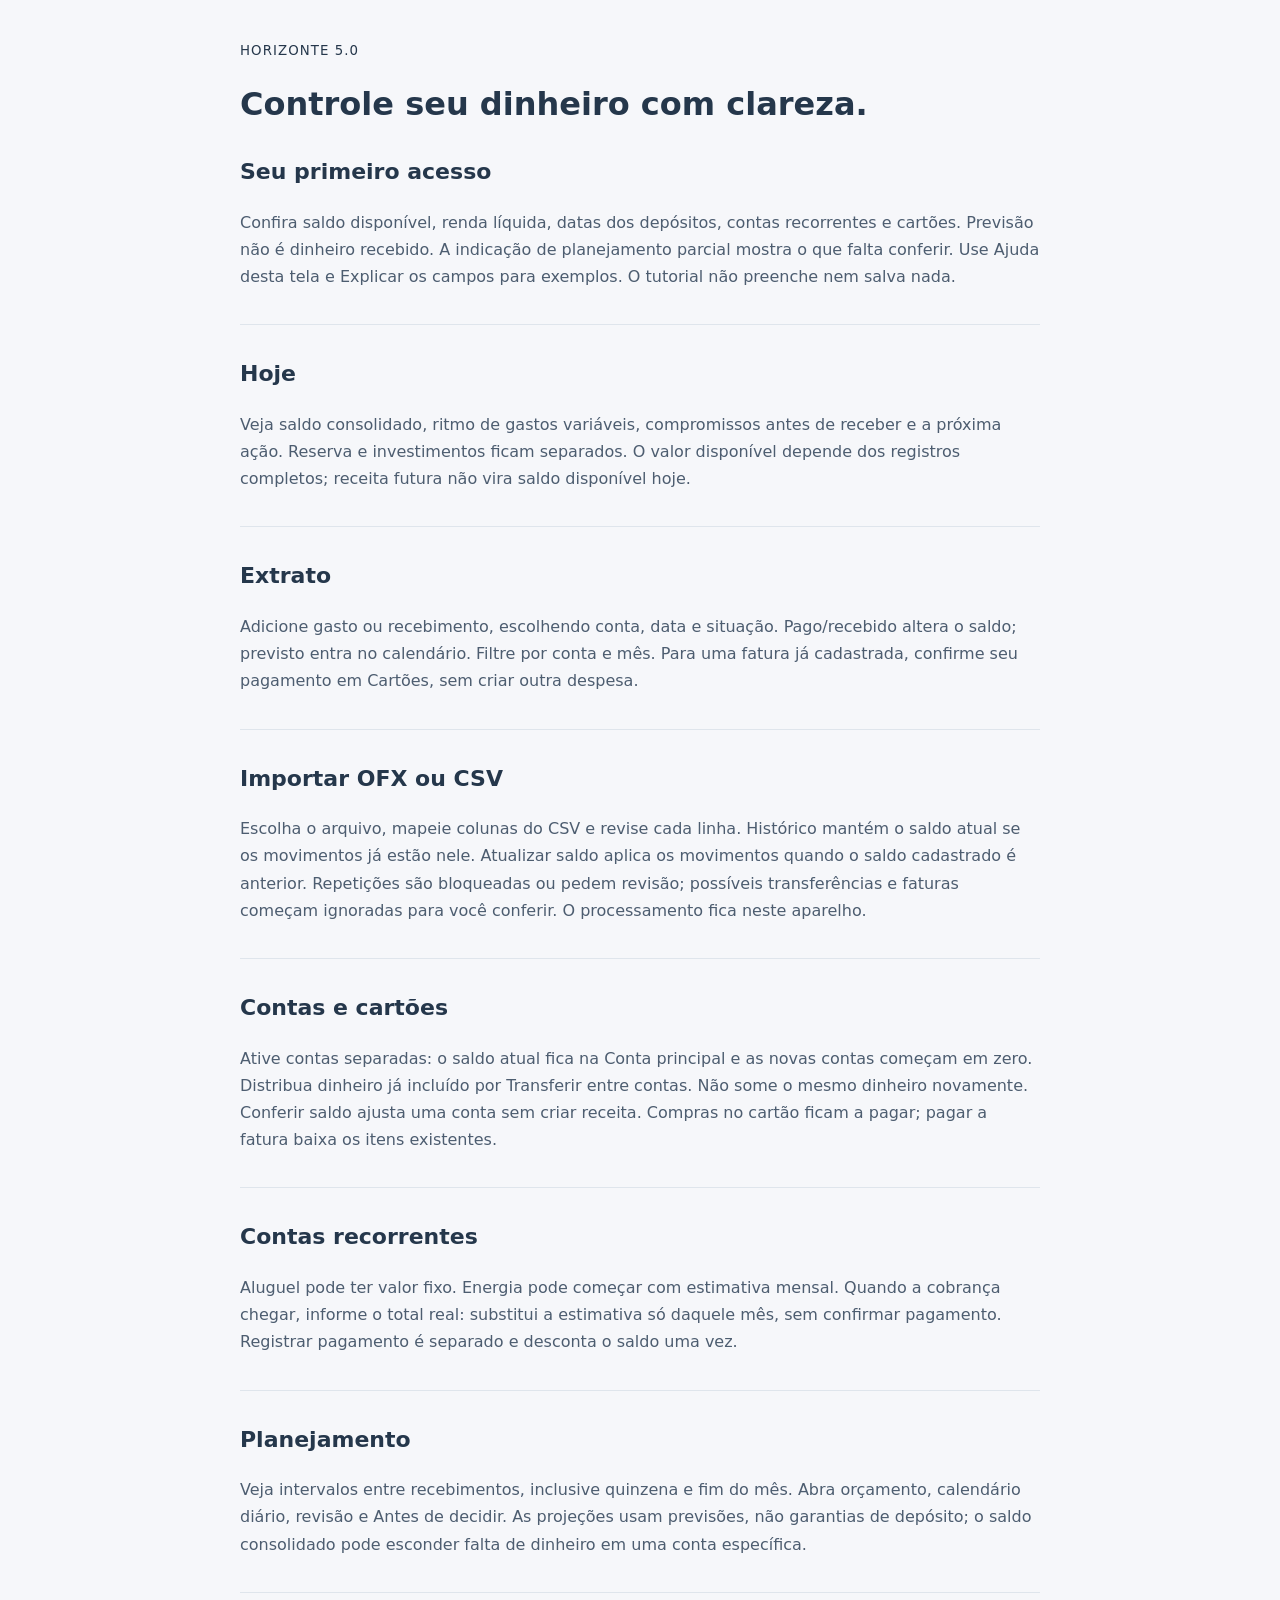
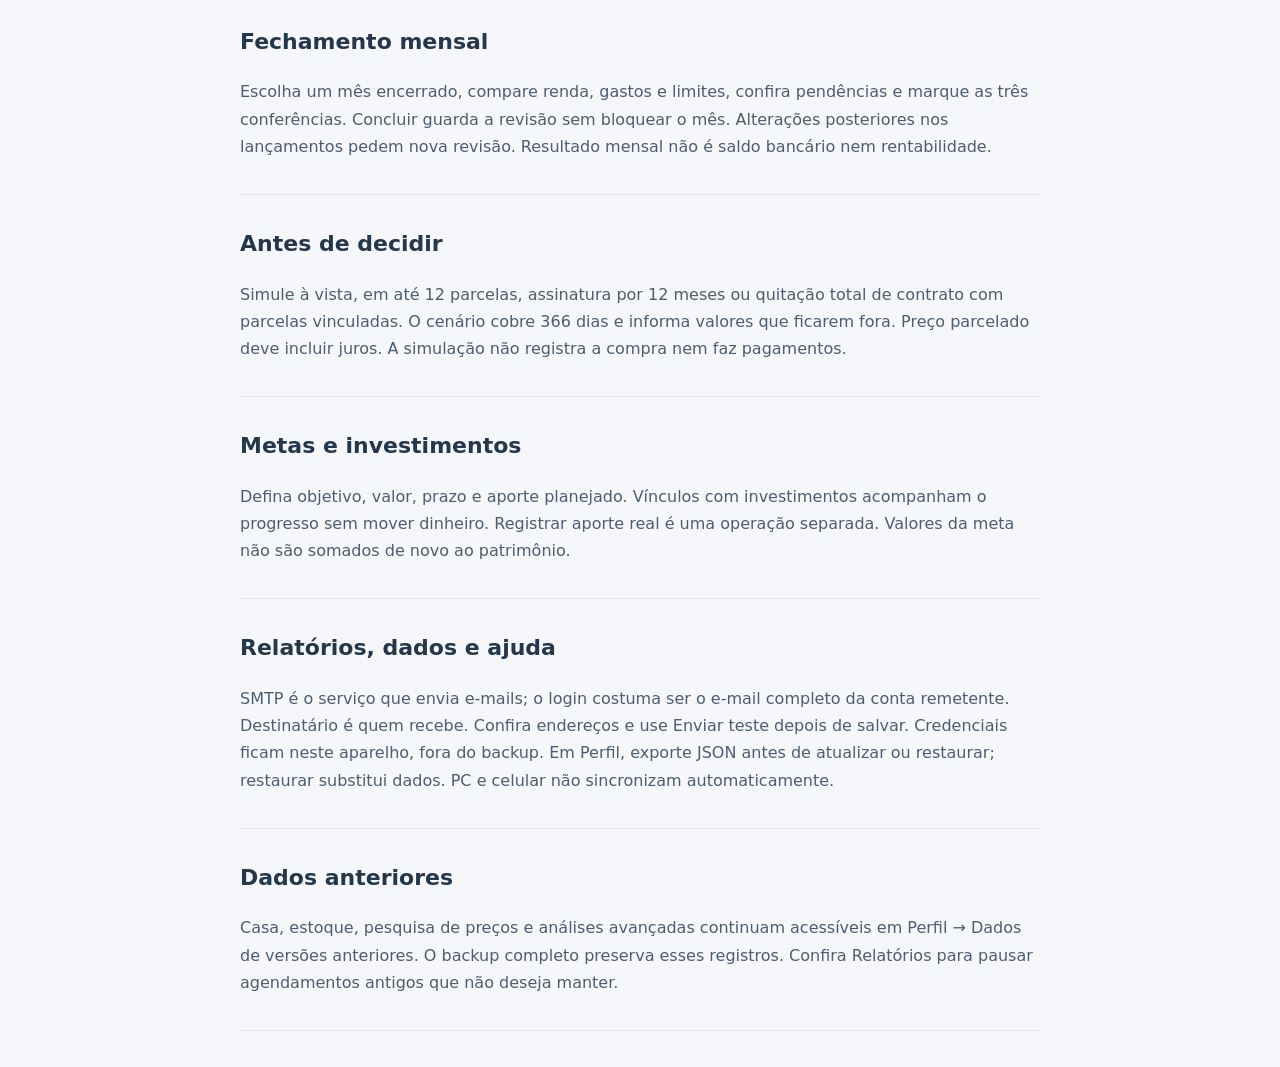
<file: projetos/horizonte/static/guide.html>
<!doctype html><html lang="pt-BR"><meta charset="utf-8"><meta name="viewport" content="width=device-width,initial-scale=1"><title>Como usar · Horizonte 5.0</title><style>body{font:16px/1.7 system-ui,sans-serif;color:#25374b;background:#f6f7fa;margin:0}main{max-width:800px;margin:auto;padding:36px 22px}h1{line-height:1.2}h2{font-size:22px;margin-top:30px}section{border-bottom:1px solid #dfe5ec;padding-bottom:18px}p{color:#4d5d70}small{letter-spacing:.08em}@media print{body{background:white}main{padding:0}}</style><main><small>HORIZONTE 5.0</small><h1>Controle seu dinheiro com clareza.</h1><section><h2>Seu primeiro acesso</h2><p>Confira saldo disponível, renda líquida, datas dos depósitos, contas recorrentes e cartões. Previsão não é dinheiro recebido. A indicação de planejamento parcial mostra o que falta conferir. Use Ajuda desta tela e Explicar os campos para exemplos. O tutorial não preenche nem salva nada.</p></section><section><h2>Hoje</h2><p>Veja saldo consolidado, ritmo de gastos variáveis, compromissos antes de receber e a próxima ação. Reserva e investimentos ficam separados. O valor disponível depende dos registros completos; receita futura não vira saldo disponível hoje.</p></section><section><h2>Extrato</h2><p>Adicione gasto ou recebimento, escolhendo conta, data e situação. Pago/recebido altera o saldo; previsto entra no calendário. Filtre por conta e mês. Para uma fatura já cadastrada, confirme seu pagamento em Cartões, sem criar outra despesa.</p></section><section><h2>Importar OFX ou CSV</h2><p>Escolha o arquivo, mapeie colunas do CSV e revise cada linha. Histórico mantém o saldo atual se os movimentos já estão nele. Atualizar saldo aplica os movimentos quando o saldo cadastrado é anterior. Repetições são bloqueadas ou pedem revisão; possíveis transferências e faturas começam ignoradas para você conferir. O processamento fica neste aparelho.</p></section><section><h2>Contas e cartões</h2><p>Ative contas separadas: o saldo atual fica na Conta principal e as novas contas começam em zero. Distribua dinheiro já incluído por Transferir entre contas. Não some o mesmo dinheiro novamente. Conferir saldo ajusta uma conta sem criar receita. Compras no cartão ficam a pagar; pagar a fatura baixa os itens existentes.</p></section><section><h2>Contas recorrentes</h2><p>Aluguel pode ter valor fixo. Energia pode começar com estimativa mensal. Quando a cobrança chegar, informe o total real: substitui a estimativa só daquele mês, sem confirmar pagamento. Registrar pagamento é separado e desconta o saldo uma vez.</p></section><section><h2>Planejamento</h2><p>Veja intervalos entre recebimentos, inclusive quinzena e fim do mês. Abra orçamento, calendário diário, revisão e Antes de decidir. As projeções usam previsões, não garantias de depósito; o saldo consolidado pode esconder falta de dinheiro em uma conta específica.</p></section><section><h2>Fechamento mensal</h2><p>Escolha um mês encerrado, compare renda, gastos e limites, confira pendências e marque as três conferências. Concluir guarda a revisão sem bloquear o mês. Alterações posteriores nos lançamentos pedem nova revisão. Resultado mensal não é saldo bancário nem rentabilidade.</p></section><section><h2>Antes de decidir</h2><p>Simule à vista, em até 12 parcelas, assinatura por 12 meses ou quitação total de contrato com parcelas vinculadas. O cenário cobre 366 dias e informa valores que ficarem fora. Preço parcelado deve incluir juros. A simulação não registra a compra nem faz pagamentos.</p></section><section><h2>Metas e investimentos</h2><p>Defina objetivo, valor, prazo e aporte planejado. Vínculos com investimentos acompanham o progresso sem mover dinheiro. Registrar aporte real é uma operação separada. Valores da meta não são somados de novo ao patrimônio.</p></section><section><h2>Relatórios, dados e ajuda</h2><p>SMTP é o serviço que envia e-mails; o login costuma ser o e-mail completo da conta remetente. Destinatário é quem recebe. Confira endereços e use Enviar teste depois de salvar. Credenciais ficam neste aparelho, fora do backup. Em Perfil, exporte JSON antes de atualizar ou restaurar; restaurar substitui dados. PC e celular não sincronizam automaticamente.</p></section><section><h2>Dados anteriores</h2><p>Casa, estoque, pesquisa de preços e análises avançadas continuam acessíveis em Perfil → Dados de versões anteriores. O backup completo preserva esses registros. Confira Relatórios para pausar agendamentos antigos que não deseja manter.</p></section></main></html>
</file>
